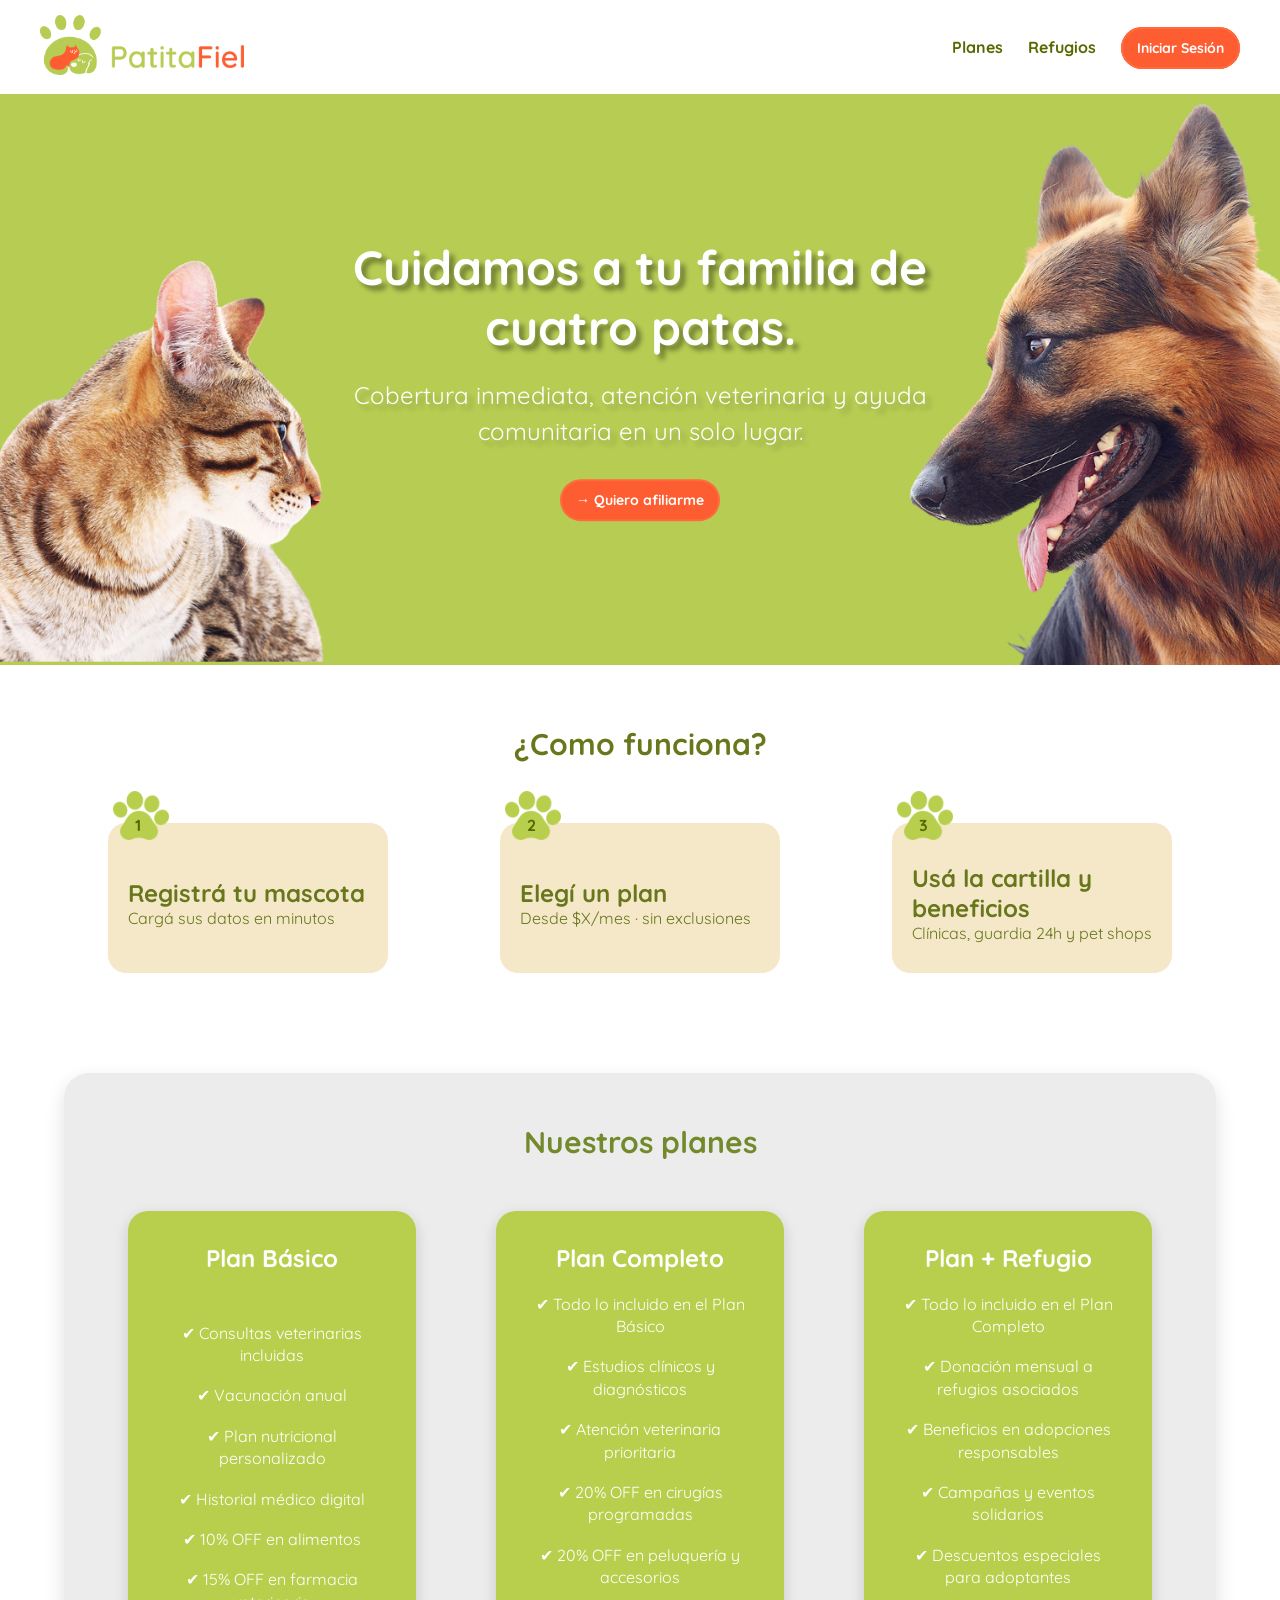
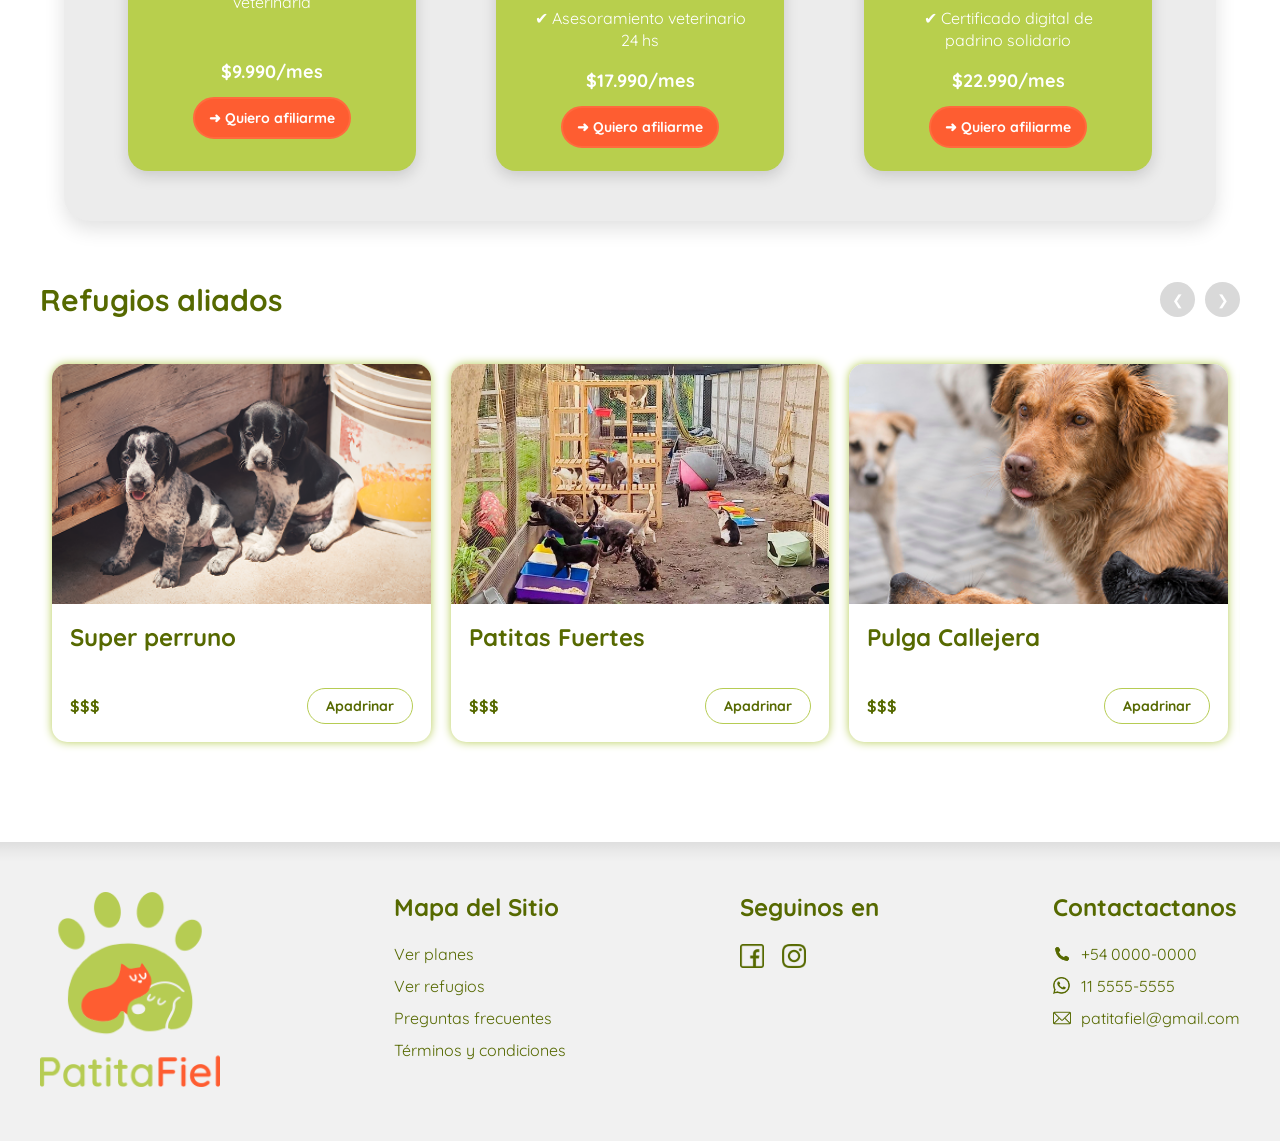
<file: index.html>
<!DOCTYPE html>
<html lang="es">

<head>
    <meta charset="UTF-8">
    <meta name="viewport" content="width=device-width, initial-scale=1.0">
    <title>PatitaFiel</title>
    <link rel="stylesheet" href="css/styles.css">
    <link href="https://fonts.googleapis.com/css2?family=Quicksand:wght@300;400;500;600;700&display=swap"
        rel="stylesheet">
</head>

<body id="top">

    <header>
        <div class="logo">
            <a href="index.html">
                <img src="img/logo/logo-header.png" alt="PatitaFiel">
            </a>
        </div>

        <nav>
            <ul class="seccion-header">
                <li><a href="#planes">Planes</a></li>
                <li><a href="#refugios">Refugios</a></li>
                <li><a href="/pages/iniciar-sesion.html" class="btn-login">Iniciar Sesión</a></li>
            </ul>
        </nav>
    </header>

    <section class="hero">

        <img src="img/fondo-header/Group 39.png" alt="Mascotas" class="hero-img">

        <div class="hero-contenido">
            <h1>
                Cuidamos a tu familia de cuatro patas.
            </h1>

            <p>
                Cobertura inmediata, atención veterinaria y ayuda comunitaria en un solo lugar.
            </p>
            <a href="/pages/iniciar-sesion.html">
                <button class="btn-afiliar">
                    → Quiero afiliarme
                </button>
            </a>
        </div>

    </section>

    <section class="funciona">

        <h2>¿Como funciona?</h2>

        <div class="cards-funciona">

            <div class="paso">
                <div class="huella-contenedor">
                    <img src="img/fondo-header/huella.png" alt="Paso 1" class="huella">
                    <span class="numero">1</span>
                </div>

                <div class="card-paso">
                    <h3>Registrá tu mascota</h3>
                    <p>Cargá sus datos en minutos</p>
                </div>
            </div>

            <div class="paso">
                <div class="huella-contenedor">
                    <img src="img/fondo-header/huella.png" alt="Paso 2" class="huella">
                    <span class="numero">2</span>
                </div>

                <div class="card-paso">
                    <h3>Elegí un plan</h3>
                    <p>Desde $X/mes · sin exclusiones</p>
                </div>
            </div>

            <div class="paso">
                <div class="huella-contenedor">
                    <img src="img/fondo-header/huella.png" alt="Paso 3" class="huella">
                    <span class="numero">3</span>
                </div>

                <div class="card-paso">
                    <h3>Usá la cartilla y beneficios</h3>
                    <p>Clínicas, guardia 24h y pet shops</p>
                </div>
            </div>

        </div>

    </section>

    <section class="planes" id="planes">

        <h2>Nuestros planes</h2>

        <div class="contenedor-planes">

            <div class="plan">
                <h3>Plan Básico</h3>

                <ul>
                    <li>✔ Consultas veterinarias incluidas</li>
                    <li>✔ Vacunación anual</li>
                    <li>✔ Plan nutricional personalizado</li>
                    <li>✔ Historial médico digital</li>
                    <li>✔ 10% OFF en alimentos</li>
                    <li>✔ 15% OFF en farmacia veterinaria</li>
                </ul>
                <div>
                    <p class="precio">$9.990/mes</p>
                    <a href="/pages/iniciar-sesion.html">
                        <button>➜ Quiero afiliarme</button>
                    </a>
                </div>
            </div>

            <div class="plan">
                <h3>Plan Completo</h3>

                <ul>
                    <li>✔ Todo lo incluido en el Plan Básico</li>
                    <li>✔ Estudios clínicos y diagnósticos</li>
                    <li>✔ Atención veterinaria prioritaria</li>
                    <li>✔ 20% OFF en cirugías programadas</li>
                    <li>✔ 20% OFF en peluquería y accesorios</li>
                    <li>✔ Asesoramiento veterinario 24 hs</li>
                </ul>
                <div>
                    <p class="precio">$17.990/mes</p>
                    <a href="/pages/iniciar-sesion.html">
                        <button>➜ Quiero afiliarme</button>
                    </a>
                </div>
            </div>

            <div class="plan">
                <h3>Plan + Refugio</h3>

                <ul>
                    <li>✔ Todo lo incluido en el Plan Completo</li>
                    <li>✔ Donación mensual a refugios asociados</li>
                    <li>✔ Beneficios en adopciones responsables</li>
                    <li>✔ Campañas y eventos solidarios</li>
                    <li>✔ Descuentos especiales para adoptantes</li>
                    <li>✔ Certificado digital de padrino solidario</li>
                </ul>
                <div>
                    <p class="precio">$22.990/mes</p>
                    <a href="/pages/iniciar-sesion.html">
                        <button>➜ Quiero afiliarme</button>
                    </a>
                </div>
            </div>

        </div>

    </section>
    <section class="refugios" id="refugios">

        <div class="encabezado-refugios">

            <h2>Refugios aliados</h2>

            <div class="flechas">
                <button id="btn-prev">❮</button>
                <button id="btn-next">❯</button>
            </div>

        </div>

        <div class="carousel-container">

            <div class="carousel-track">

                <div class="refugio-card">
                    <div class="card-content">
                        <img src="img/refugios/closeup-two-cute-auvergne-pointer-puppies 1.png" alt="Refugio">
                        <h4>Super perruno</h4>

                        <div class="info">
                            <span>$$$</span>
                            <a href="/pages/iniciar-sesion.html">
                                <button>Apadrinar</button>
                            </a>
                        </div>
                    </div>

                </div>

                <div class="refugio-card">
                    <div class="card-content"><img src="img/refugios/1689946867727.webp" alt="Refugio">
                        <h4>Patitas Fuertes</h4>

                        <div class="info">
                            <span>$$$</span>
                            <a href="/pages/iniciar-sesion.html">
                                <button>Apadrinar</button>
                            </a>
                        </div>
                    </div>
                </div>

                <div class="refugio-card">
                    <div class="card-content">
                        <img src="img/refugios/lots-cute-rescue-dogs-shelter-waiting-be-adopted 1.png" alt="Refugio">
                        <h4>Pulga Callejera</h4>

                        <div class="info">
                            <span>$$$</span>
                            <a href="/pages/iniciar-sesion.html">
                                <button>Apadrinar</button>
                            </a>
                        </div>
                    </div>

                </div>

                <div class="refugio-card">
                    <div class="card-content">
                        <img src="img/refugios/smiley-woman-playing-with-dog-up-adoption 1.png" alt="Refugio">
                        <h4>Amor animal</h4>

                        <div class="info">
                            <span>$$$</span>
                            <a href="/pages/iniciar-sesion.html">
                                <button>Apadrinar</button>
                            </a>
                        </div>
                    </div>
                </div>

                <div class="refugio-card">
                    <div class="card-content">
                        <img src="img/refugios/smiley-woman-spending-time-with-cute-rescue-dogs-shelter 1.png"
                            alt="Refugio">
                        <h4>Colitas al rescate</h4>

                        <div class="info">
                            <span>$$$</span>
                            <a href="/pages/iniciar-sesion.html">
                                <button>Apadrinar</button>
                            </a>
                        </div>
                    </div>

                </div>
            </div>

        </div>

    </section>

    <footer class="footer">

        <div class="footer-container">

            <div class="footer-logo">
                <a href="#top">
                    <img src="img/logo/logo-footer.png" alt="PatitaFiel">
                </a>
            </div>

            <div class="footer-col">
                <h4>Mapa del Sitio</h4>

                <a href="#planes">Ver planes</a>
                <a href="#refugios">Ver refugios</a>
                <a href="#preguntas">Preguntas frecuentes</a>
                <a href="#terminos">Términos y condiciones</a>
            </div>

            <div class="footer-col">
                <h4>Seguinos en</h4>

                <div class="redes">

                    <a href="https://www.facebook.com/?locale=es_LA">
                        <img src="img/iconos/facebook.png" alt="Facebook">
                    </a>

                    <a href="https://www.instagram.com/">
                        <img src="img/iconos/instagram.png" alt="Instagram">
                    </a>

                </div>
            </div>

            <div class="footer-col">
                <h4>Contactactanos</h4>

                <div class="contacto-item">
                    <img src="img/iconos/llamar.png" alt="Teléfono">
                    <span>+54 0000-0000</span>
                </div>

                <div class="contacto-item">
                    <img src="img/iconos/whatsapp.png" alt="Celular">
                    <span>11 5555-5555</span>
                </div>

                <div class="contacto-item">
                    <img src="img/iconos/correo-electronico.png" alt="Correo">
                    <span>patitafiel@gmail.com</span>
                </div>

            </div>

        </div>

    </footer>

    <script src="js/script.js"></script>
</body>
</body>

</html>
</file>
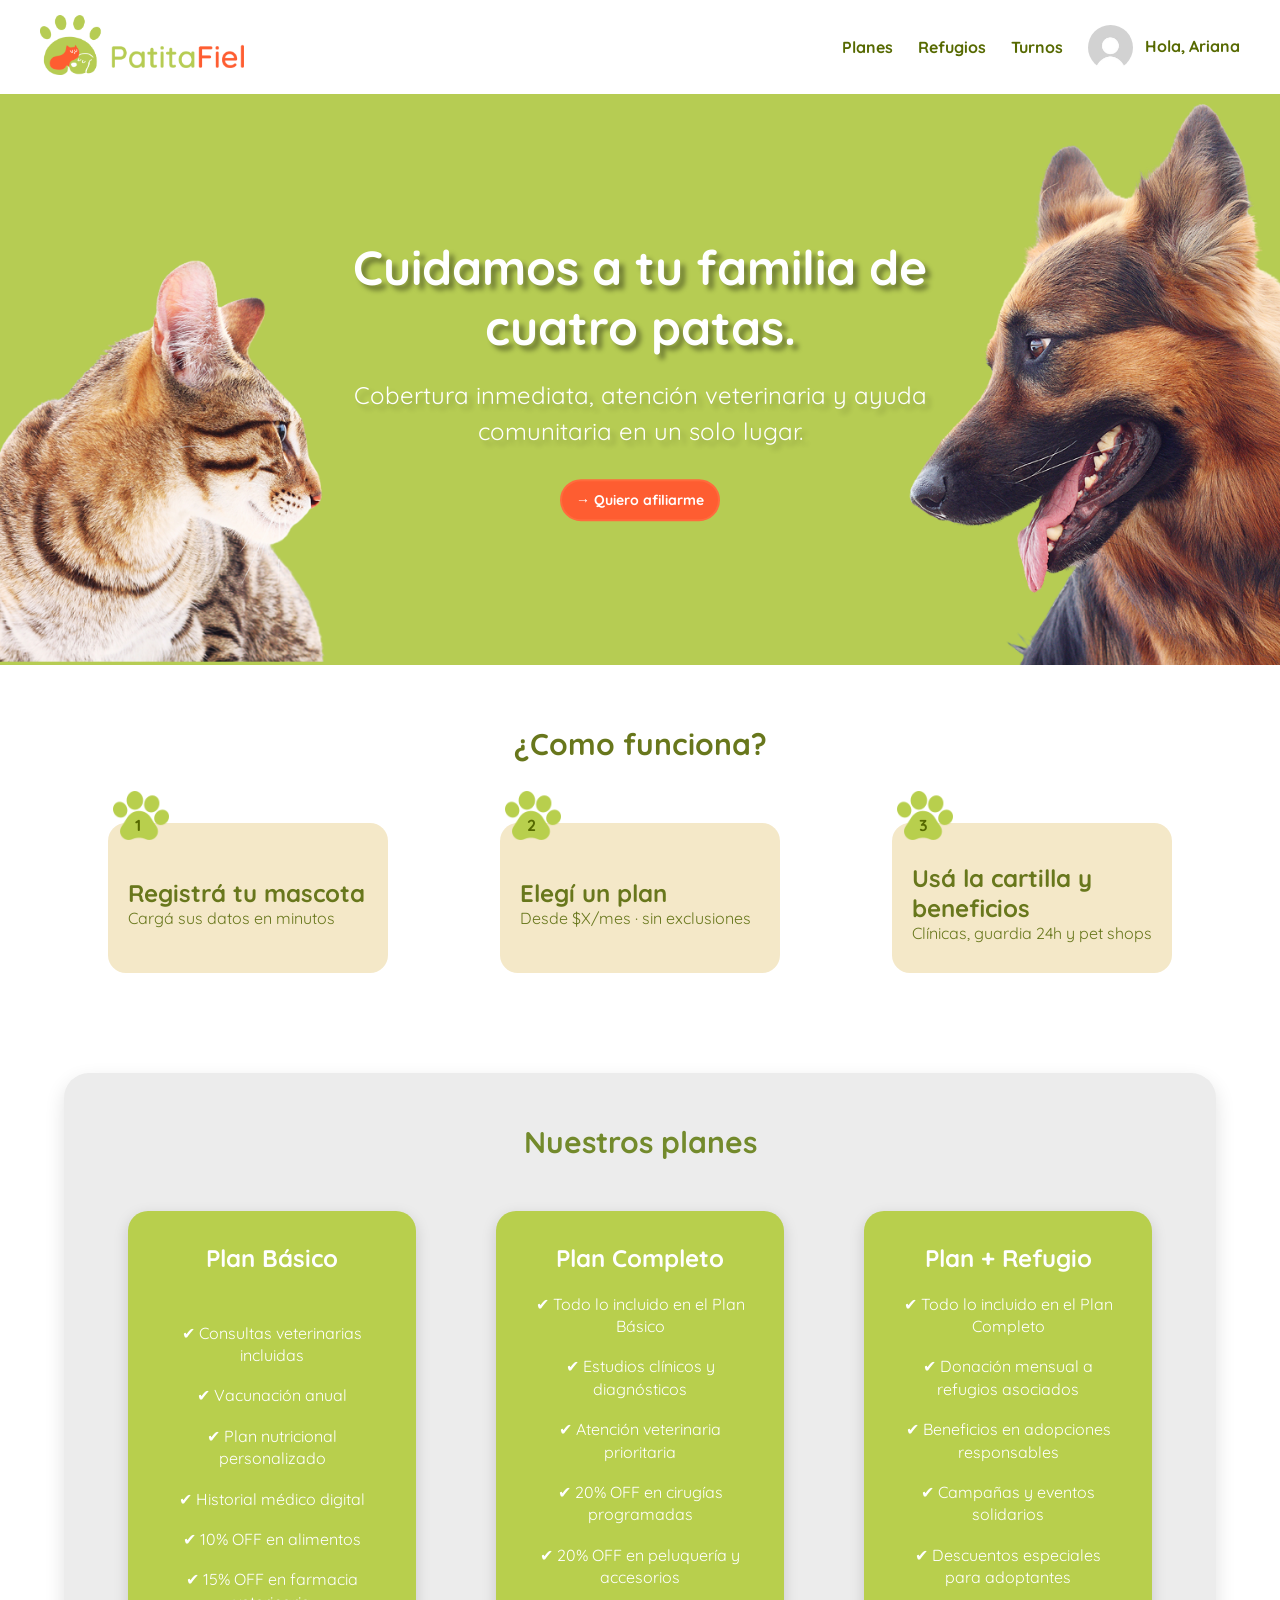
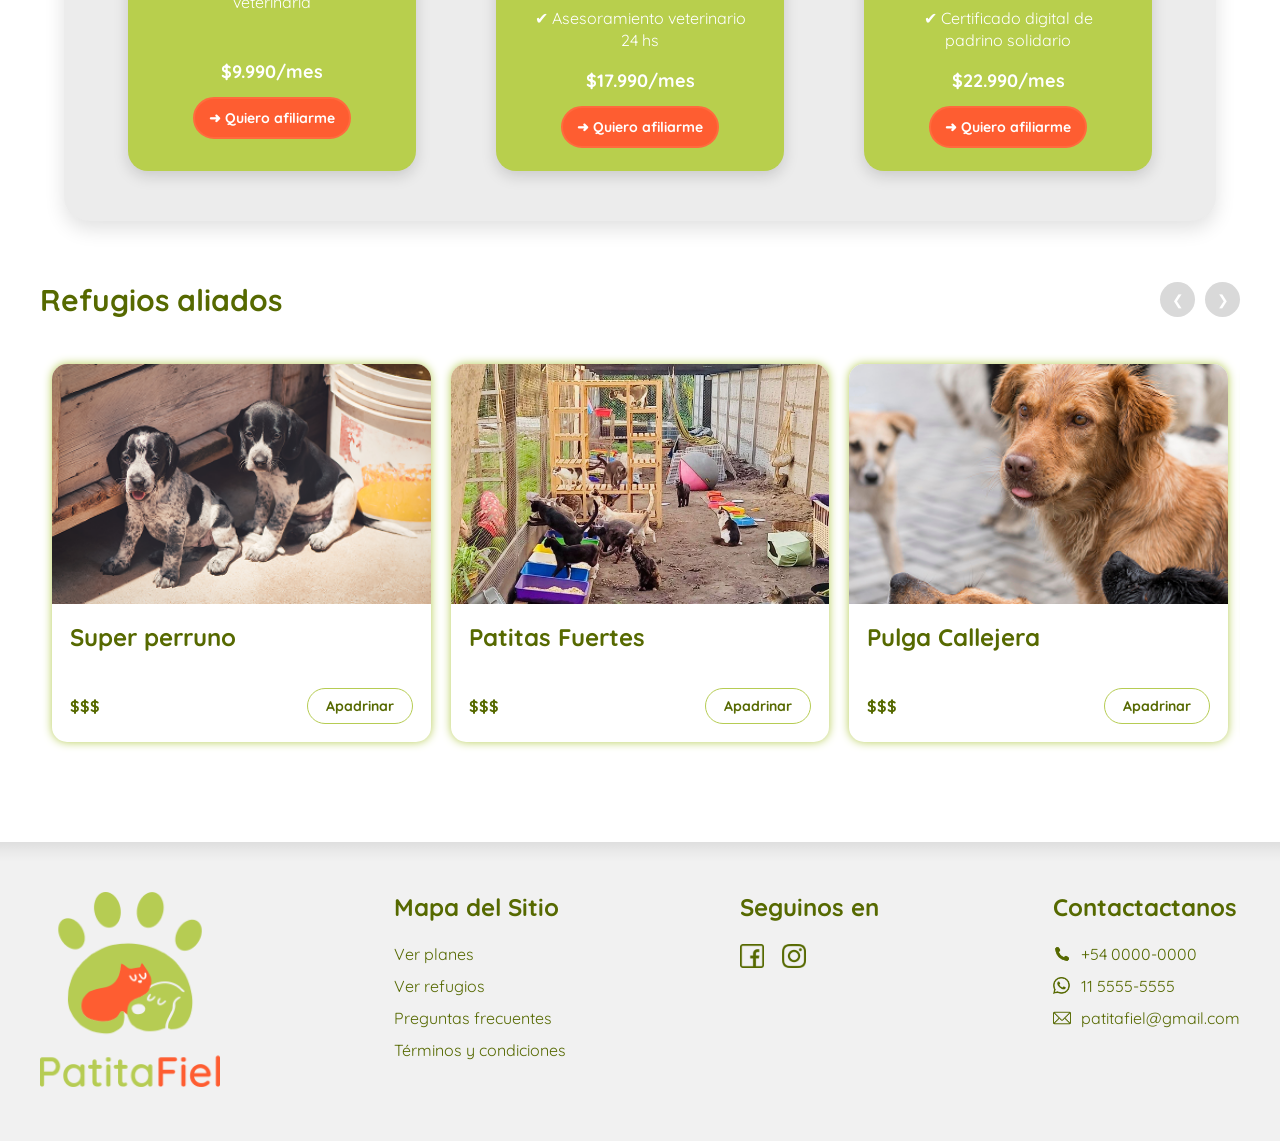
<file: pages/home-logeado.html>
<!DOCTYPE html>
<html lang="es">

<head>
    <meta charset="UTF-8">
    <meta name="viewport" content="width=device-width, initial-scale=1.0">
    <title>PatitaFiel</title>
    <link rel="stylesheet" href="/css/home-logeado.css">
    <link rel="stylesheet" href="https://cdnjs.cloudflare.com/ajax/libs/font-awesome/6.4.0/css/all.min.css">
    <link href="https://fonts.googleapis.com/css2?family=Quicksand:wght@300;400;500;600;700&display=swap"
        rel="stylesheet">
</head>

<body id="top">

    <header>
        <div class="logo">
            <a href="index.html">
                <img src="/img/logo/logo-header.png" alt="PatitaFiel">
            </a>
        </div>

        <nav>
            <ul class="seccion-header">
                <li><a href="#planes">Planes</a></li>
                <li><a href="#refugios">Refugios</a></li>
                <li><a href="/pages/cartilla.html">Turnos</a></li>
                <div class="usuario-header">

                    <img src="/img/usuario/usuario.jpg" alt="Usuario">
                    <a href="/pages/panel-personal.html">
                        <div class="datos-usuario">
                            <span>Hola, Ariana</span>
                        </div>
                    </a>

                </div>
            </ul>
        </nav>
    </header>

    <section class="hero">

        <img src="/img/fondo-header/Group 39.png" alt="Mascotas" class="hero-img">

        <div class="hero-contenido">
            <h1>
                Cuidamos a tu familia de cuatro patas.
            </h1>

            <p>
                Cobertura inmediata, atención veterinaria y ayuda comunitaria en un solo lugar.
            </p>

            <a href="/pages/pagoDeFactura.html">
                <button class="btn-afiliar">
                    → Quiero afiliarme
                </button>
            </a>
        </div>

    </section>

    <section class="funciona">

        <h2>¿Como funciona?</h2>

        <div class="cards-funciona">

            <div class="paso">
                <div class="huella-contenedor">
                    <img src="/img/fondo-header/huella.png" alt="Paso 1" class="huella">
                    <span class="numero">1</span>
                </div>

                <div class="card-paso">
                    <h3>Registrá tu mascota</h3>
                    <p>Cargá sus datos en minutos</p>
                </div>
            </div>

            <div class="paso">
                <div class="huella-contenedor">
                    <img src="/img/fondo-header/huella.png" alt="Paso 2" class="huella">
                    <span class="numero">2</span>
                </div>

                <div class="card-paso">
                    <h3>Elegí un plan</h3>
                    <p>Desde $X/mes · sin exclusiones</p>
                </div>
            </div>

            <div class="paso">
                <div class="huella-contenedor">
                    <img src="/img/fondo-header/huella.png" alt="Paso 3" class="huella">
                    <span class="numero">3</span>
                </div>

                <div class="card-paso">
                    <h3>Usá la cartilla y beneficios</h3>
                    <p>Clínicas, guardia 24h y pet shops</p>
                </div>
            </div>

        </div>

    </section>

    <section class="planes" id="planes">

        <h2>Nuestros planes</h2>

        <div class="contenedor-planes">

            <div class="plan">
                <h3>Plan Básico</h3>

                <ul>
                    <li>✔ Consultas veterinarias incluidas</li>
                    <li>✔ Vacunación anual</li>
                    <li>✔ Plan nutricional personalizado</li>
                    <li>✔ Historial médico digital</li>
                    <li>✔ 10% OFF en alimentos</li>
                    <li>✔ 15% OFF en farmacia veterinaria</li>
                </ul>
                <div>
                    <p class="precio">$9.990/mes</p>
                    <a href="/pages/pagoDeFactura.html">
                        <button>➜ Quiero afiliarme</button>
                    </a>
                </div>
            </div>

            <div class="plan">
                <h3>Plan Completo</h3>

                <ul>
                    <li>✔ Todo lo incluido en el Plan Básico</li>
                    <li>✔ Estudios clínicos y diagnósticos</li>
                    <li>✔ Atención veterinaria prioritaria</li>
                    <li>✔ 20% OFF en cirugías programadas</li>
                    <li>✔ 20% OFF en peluquería y accesorios</li>
                    <li>✔ Asesoramiento veterinario 24 hs</li>
                </ul>
                <div>
                    <p class="precio">$17.990/mes</p>
                    <a href="/pages/pagoDeFactura.html">
                        <button>➜ Quiero afiliarme</button>
                    </a>
                </div>
            </div>

            <div class="plan">
                <h3>Plan + Refugio</h3>

                <ul>
                    <li>✔ Todo lo incluido en el Plan Completo</li>
                    <li>✔ Donación mensual a refugios asociados</li>
                    <li>✔ Beneficios en adopciones responsables</li>
                    <li>✔ Campañas y eventos solidarios</li>
                    <li>✔ Descuentos especiales para adoptantes</li>
                    <li>✔ Certificado digital de padrino solidario</li>
                </ul>
                <div>
                    <p class="precio">$22.990/mes</p>
                    <a href="/pages/pagoDeFactura.html">
                        <button>➜ Quiero afiliarme</button>
                    </a>
                </div>
            </div>

        </div>

    </section>
    <section class="refugios" id="refugios">

        <div class="encabezado-refugios">

            <h2>Refugios aliados</h2>

            <div class="flechas">
                <button id="btn-prev">❮</button>
                <button id="btn-next">❯</button>
            </div>

        </div>

        <div class="carousel-container">

            <div class="carousel-track">

                <div class="refugio-card">
                    <div class="card-content">
                        <img src="/img/refugios/closeup-two-cute-auvergne-pointer-puppies 1.png" alt="Refugio">
                        <h4>Super perruno</h4>

                        <div class="info">
                            <span>$$$</span>
                            <a href="/pages/pagoDeFactura.html">
                                <button>Apadrinar</button>
                            </a>
                        </div>
                    </div>

                </div>

                <div class="refugio-card">
                    <div class="card-content"><img src="/img/refugios/1689946867727.webp" alt="Refugio">
                        <h4>Patitas Fuertes</h4>

                        <div class="info">
                            <span>$$$</span>
                            <a href="/pages/pagoDeFactura.html">
                                <button>Apadrinar</button>
                            </a>
                        </div>
                    </div>
                </div>

                <div class="refugio-card">
                    <div class="card-content">
                        <img src="/img/refugios/lots-cute-rescue-dogs-shelter-waiting-be-adopted 1.png" alt="Refugio">
                        <h4>Pulga Callejera</h4>

                        <div class="info">
                            <span>$$$</span>
                            <a href="/pages/pagoDeFactura.html">
                                <button>Apadrinar</button>
                            </a>
                        </div>
                    </div>

                </div>

                <div class="refugio-card">
                    <div class="card-content">
                        <img src="/img/refugios/smiley-woman-playing-with-dog-up-adoption 1.png" alt="Refugio">
                        <h4>Amor animal</h4>

                        <div class="info">
                            <span>$$$</span>
                            <a href="/pages/pagoDeFactura.html">
                                <button>Apadrinar</button>
                            </a>
                        </div>
                    </div>
                </div>

                <div class="refugio-card">
                    <div class="card-content">
                        <img src="/img/refugios/smiley-woman-spending-time-with-cute-rescue-dogs-shelter 1.png"
                            alt="Refugio">
                        <h4>Colitas al rescate</h4>

                        <div class="info">
                            <span>$$$</span>
                            <a href="/pages/pagoDeFactura.html">
                                <button>Apadrinar</button>
                            </a>
                        </div>
                    </div>

                </div>
            </div>

        </div>

    </section>

    <footer class="footer">

        <div class="footer-container">

            <div class="footer-logo">
                <a href="#top">
                    <img src="/img/logo/logo-footer.png" alt="PatitaFiel">
                </a>
            </div>

            <div class="footer-col">
                <h4>Mapa del Sitio</h4>

                <a href="#planes">Ver planes</a>
                <a href="#refugios">Ver refugios</a>
                <a href="#preguntas">Preguntas frecuentes</a>
                <a href="#terminos">Términos y condiciones</a>
            </div>

            <div class="footer-col">
                <h4>Seguinos en</h4>

                <div class="redes">

                    <a href="https://www.facebook.com/?locale=es_LA">
                        <img src="/img/iconos/facebook.png" alt="Facebook">
                    </a>

                    <a href="https://www.instagram.com/">
                        <img src="/img/iconos/instagram.png" alt="Instagram">
                    </a>

                </div>
            </div>

            <div class="footer-col">
                <h4>Contactactanos</h4>

                <div class="contacto-item">
                    <img src="/img/iconos/llamar.png" alt="Teléfono">
                    <span>+54 0000-0000</span>
                </div>

                <div class="contacto-item">
                    <img src="/img/iconos/whatsapp.png" alt="Celular">
                    <span>11 5555-5555</span>
                </div>

                <div class="contacto-item">
                    <img src="/img/iconos/correo-electronico.png" alt="Correo">
                    <span>patitafiel@gmail.com</span>
                </div>

            </div>

        </div>

    </footer>

    <script src="/js/script.js"></script>
</body>
</body>

</html>
</file>
<file: css/styles.css>
*{
    margin:0;
    padding:0;
    box-sizing:border-box;
    color: #68771C;
    font-family: Quicksand, sans-serif;
}

html{
    scroll-behavior:smooth;
}

body{
    background:#FFFFFF;
}

header{
    background:white;
    display:flex;
    justify-content:space-between;
    align-items:center;
    padding:15px 40px;
}

.logo img{
    height:60px;
}

nav ul{
    display:flex;
    list-style:none;
    gap:25px;
    align-items:center;
}

nav a{
    text-decoration:none;
    color:#566900;
    font-size:1em;
    font-weight: bold;
}

nav a:hover{
    color: #FF6B3D;
}

.seccion-header{
    display: flex;
}

.btn-login{
    background:#FE5D31;
    color:white;
    padding: 0.7em 1em;
    border-radius: 5em;
    font-weight: bold;
    border: 2px solid #FF6B3D;
    transition: all 0.3s ease;
}

.btn-login:hover{
    transform:translateY(-2px);
    box-shadow:0 0 15px #FF6B3D;
    color: white;

}

/* HERO */

.hero{
    position: relative;
    background-color: #B6CC53;
}

.hero-img{
    width: 100%;
    display: block;
    max-height: 37em;
    object-fit: cover;
}

.hero-contenido{
    position: absolute;
    top: 50%;
    left: 50%;
    transform: translate(-50%, -50%);
    text-align: center;
    max-width: 650px;
    width: 100%;
}

.hero-contenido h1{
    color: #FFFFFF;
    font-size: 3em;
    margin-bottom: 20px;
    text-shadow: 5px 5px 5px rgba(0,0,0,0.4);
}

.hero-contenido p{
    color: #FFFFFF;
    margin-bottom: 30px;
    line-height: 1.5;
    font-size: 1.5em;
    text-shadow: 5px 5px 5px rgba(0,0,0,0.2);
}

.btn-afiliar{
    border: none;
    cursor: pointer;    
    background: #FE5D31;
    color: white;
    padding: 0.7em 1em;
    border-radius: 5em;
    font-weight: bold;
    font-size: 1em;
    border: 2px solid #FF6B3D;
    transition: all 0.3s ease;
}

.btn-afiliar:hover{
    transform: translateY(-2px);
    box-shadow:0 0 15px #FF6B3D;
}

/* FUNCIONA */

.funciona{
    text-align:center;
    padding:60px 0;
}

.funciona h2{
    color:#68771C;
    font-size: 2em;
    margin-bottom:2em;
}

.cards-funciona{
    display: flex;
    gap: 7em;
    justify-content: center;
}

.paso{
    position:relative;
    width:280px;
}

.card-paso{
    background: #F4E8C8;
    border-radius: 18px;
    padding: 35px 20px 25px;
    text-align: left;
    display: flex;
    height: 150px;
    align-content: center;
    flex-direction: column;
    justify-content: center;
}

.huella-contenedor{
    position:absolute;
    top:-32px;
    left:5px;
}

.huella{
    width: 3.5em;
    display:block;
}

.numero{
    color: #566900;
    position: absolute;
    top: 24px;
    left: 22px;
    font-weight: 700;
    font-size: 21px
}

/* PLANES */

.planes{
    background:#ececec;
    width:90%;
    max-width:1500px;
    margin:40px auto;
    padding:50px;
    border-radius:25px;
    text-align:center;

    box-shadow:0 8px 20px rgba(0,0,0,.12);
}

.planes h2{
    color:#738a2c;
    font-size:2.2rem;
    margin-bottom:50px;
}

.contenedor-planes{
    display:flex;
    justify-content:center;
    align-items:flex-start;
    gap:80px;
    flex-wrap:wrap;
}

.plan{
    background:#b8cf4d;
    width:18em;
    height:35em;
    padding:2em;
    border-radius:20px;
    display:flex;
    flex-direction:column;
    justify-content:space-between;
    align-items:center;
    transition:all .3s ease;
    box-shadow:0 5px 15px rgba(0,0,0,.15);
}

.plan:hover{
    transform:translateY(-10px) scale(1.05);

    box-shadow:0 15px 25px rgba(0,0,0,.25);
}

.plan h3{
    color:white;
    font-size:1.8rem;
    margin-bottom:20px;
}

.plan ul{
    list-style:none;
    padding:0;
    margin:0;
}

.plan li{
    color:white;
    font-size:1.05rem;
    margin-bottom:18px;
    line-height:1.4;
}

.precio{
    color:white;
    font-size:1.5em;
    font-weight:bold;
}


.plan button{
    border: none;
    cursor: pointer;    
    background: #FE5D31;
    color: white;
    padding: 0.7em 1em;
    border-radius: 5em;
    font-weight: bold;
    font-size: 1em;
    border: 2px solid #FF6B3D;
    transition: all 0.3s ease;
    margin-top: 1em;
}

.plan button:hover{
    transform:translateY(-2px);
    box-shadow:0 0 15px #FF6B3D;
}

/* REFUGIOS */

.refugios{
    width:1200px;
    margin:60px auto;
}

.encabezado-refugios{
    display:flex;
    justify-content:space-between;
    align-items:center;
    margin-bottom:25px;
}

.encabezado-refugios h2{
    color:#566900;
    font-size:2rem;
    margin:0;
}

.flechas{
    display:flex;
    gap:10px;
}

.flechas button{
    width:35px;
    height:35px;
    border:none;
    border-radius:50%;
    cursor:pointer;
    font-size:16px;
    background:#d9d9d9;
    color:white;
    transition:all .3s ease;
}

.flechas button:hover{
    background:#FE5D31;
}

.carousel-container{
    width:100%;
    overflow:hidden;
    padding:20px 12px;
}

.carousel-track{
    display:flex;
    gap:20px;
    transition:transform .4s ease;
}

.refugio-card{
    flex:0 0 calc((100% - 40px) / 3);
    background:white;
    border-radius:15px;
    overflow:hidden;
    box-shadow:0 0px 10px #B6CC53;
    transition:transform .3s ease,box-shadow .3s ease;
}

.refugio-card:hover{
    transform:translateY(-10px);
    box-shadow:0 0px 15px #566900;
}

.refugio-card img{
    width:100%;
    height:240px;
    object-fit:cover;
    display:block;
}

.refugio-card h4{
    color:#566900;
    padding:18px;
    font-size:1.5rem;
    margin:0;
}

.info{
    display:flex;
    justify-content:space-between;
    align-items:center;
    padding:18px;
}

.info span{
    color:#566900;
    font-weight:bold;
    font-size:1.1rem;
}

.info button{
    border:1px solid #B6CC53;
    background:white;
    color:#566900;
    padding:8px 18px;
    border-radius:20px;
    cursor:pointer;
    transition:.3s ease;
    font-weight: bold;
}

.info button:hover{
    background:#B6CC53;
    color:white;
}
/* FOOTER */

.footer{
    position:relative;
    background:#F1F1F1;
    padding:50px 0;
    margin-top:80px;
}

.footer::before{
    content:"";
    position:absolute;
    top:0;
    left:0;
    width:100%;
    height:20px;

    background:linear-gradient(
        to bottom,
        rgba(0,0,0,.08),
        rgba(0,0,0,.03),
        transparent
    );
}

.footer-container{
    width:1200px;
    margin:0 auto;

    display:flex;
    justify-content:space-between;
    align-items:flex-start;
}

.footer-logo img{
    width:180px;
    height:auto;
}

.footer-col{
    display:flex;
    flex-direction:column;
    gap:12px;
}

.footer-col h4{
    color:#566900;
    font-size:1.4rem;
    margin-bottom:10px;
}

.footer-col a{
    text-decoration:none;
    color:#566900;
    font-size:1rem;
    transition:.3s;
}

.footer-col a:hover{
    color:#FE5D31;
}

.redes{
    display:flex;
    align-items:center;
    gap:18px;
}

.redes img{
    width:24px;
    height:24px;
    object-fit:contain;
    transition:.3s;
}

.redes img:hover{
    transform:scale(1.1);
}

.contacto-item{
    display:flex;
    align-items:center;
    gap:10px;
}

.contacto-item img{
    width:18px;
    height:18px;
    object-fit:contain;
}

.contacto-item span{
    color:#566900;
    font-size:1rem;
}



/*FORMULARIOS*/
/* FORMULARIO DE REGISTRO EN PÁGINAS SEPARADAS */
.formulario-afiliacion {
    background: #E5E5E5;
    padding: 60px 40px;
    border-radius: 30px;
    max-width: 1100px;
    margin: 50px auto;
    font-family: 'Quicksand', sans-serif;
    box-shadow: 0 10px 30px rgba(0,0,0,0.05);
    text-align: center;
}

.paso-indicador { font-size: 0.9rem; font-weight: bold; color: #8A8A8A; margin-bottom: 10px; }
.form-titulo { font-size: 2rem; color: #000000; margin-bottom: 10px; }
.form-subtitulo { font-size: 1rem; color: #666666; max-width: 600px; margin: 0 auto 40px auto; line-height: 1.4; }

.cards-planes-registro { display: flex; justify-content: center; gap: 30px; flex-wrap: wrap; }

.card-plan-registro {
    background: #D9D9D9;
    border-radius: 20px;
    width: 240px;
    padding: 30px 20px;
    display: flex;
    flex-direction: column;
    align-items: center;
    justify-content: space-between;
    min-height: 350px;
}

.card-plan-registro h3 { color: #333333; font-size: 1.4rem; margin-bottom: 20px; }

/* Renglones grises del Figma */
.lineas-simuladas { display: flex; flex-direction: column; gap: 12px; width: 100%; align-items: center; margin-bottom: 30px; }
.linea { height: 12px; background: #EAEAEA; border-radius: 6px; display: block; }
.linea.larga { width: 85%; }
.linea.media { width: 70%; }
.linea.corta { width: 75%; }

/* Convertir los enlaces en botones visuales */
.btn-seleccionar-plan, .btn-volver, .btn-siguiente {
    display: inline-block;
    text-decoration: none;
    padding: 12px 24px;
    border-radius: 20px;
    font-weight: bold;
    font-family: 'Quicksand', sans-serif;
    font-size: 1rem;
    cursor: pointer;
    text-align: center;
    transition: all 0.3s ease;
    border: none;
}

.btn-seleccionar-plan { background: #555555; color: white; width: 100%; }
.btn-seleccionar-plan:hover { background: #333333; }

/* Grid del Formulario */
.grid-formulario { display: grid; grid-template-columns: repeat(2, 1fr); gap: 20px; text-align: left; max-width: 800px; margin: 0 auto; }
.form-group { display: flex; flex-direction: column; gap: 8px; }
.form-group label { font-weight: bold; color: #333333; font-size: 0.95rem; }
.form-group input, .form-group select { padding: 12px; border: 1px solid #CCCCCC; border-radius: 10px; font-family: 'Quicksand', sans-serif; font-size: 1rem; background: #FFFFFF; outline: none; }

/* Fila especial para Tipo + Número Documento */
.row-flex { flex-direction: row; gap: 10px; }
.w-30 { width: 30%; display: flex; flex-direction: column; gap: 8px; }
.w-70 { width: 70%; display: flex; flex-direction: column; gap: 8px; }
.w-30 select, .w-70 input { width: 100%; }

/* Acciones */
.form-acciones { grid-column: span 2; display: flex; justify-content: space-between; margin-top: 30px; }
.btn-volver { background: #D9D9D9; color: #555555; }
.btn-volver:hover { background: #CCCCCC; }
.btn-siguiente { background: #555555; color: white; }
.btn-siguiente:hover { background: #333333; }


/*FORMULARIO 2*/
/* Contenedor principal blanco con bordes redondeados */
.form-container {
    background-color: #ffffff;
    border-radius: 24px;
    padding: 40px;
    max-width: 800px;
    margin: 40px auto;
    font-family: 'Quicksand', sans-serif;
    text-align: center;
}

/* Grilla para los inputs (2 columnas iguales) */
.form-grid {
    display: grid;
    grid-template-columns: 1fr 1fr;
    gap: 20px;
    text-align: left;
    margin-top: 30px;
}

/* Grupos de inputs individuales */
.form-group {
    display: flex;
    flex-direction: column;
    gap: 8px;
}

.form-group label {
    font-weight: 600;
    font-size: 14px;
}

.form-group input, .form-group select {
    padding: 12px;
    border: 1px solid #e0e0e0;
    border-radius: 8px;
    font-size: 14px;
}

/* Fila especial para Documento + Número en la misma línea */
.row-group {
    display: flex;
    flex-direction: row;
    gap: 10px;
}
.sub-group {
    display: flex;
    flex-direction: column;
    gap: 8px;
}
.num-doc {
    flex-grow: 1; /* Hace que el campo del número ocupe el resto del espacio */
}

/* Contenedor de Botones abajo */
.form-buttons {
    display: flex;
    justify-content: space-between;
    margin-top: 40px;
    gap: 20px;
}

.btn-primary, .btn-secondary {
    padding: 14px 28px;
    border-radius: 20px;
    border: none;
    font-weight: bold;
    cursor: pointer;
    flex: 1; /* Para que midan lo mismo */
    max-width: 250px;
}

/* Colores de botones según tu mockup */
.btn-secondary {
    background-color: #c4c4c4;
    color: #ffffff;
}

.btn-primary {
    background-color: #707070;
    color: #ffffff;
}

/* ESCALA TIPOGRAFICA GENERAL */
h1,
h2 {
    font-size: 30px !important;
}

h3,
h4 {
    font-size: 24px !important;
}

p,
li,
a,
span,
label,
input,
select,
textarea,
strong,
small {
    font-size: 16px !important;
}

button,
.btn-login,
.btn-afiliar,
.btn-primary,
.btn-secondary,
.btn-seleccionar-plan,
.btn-volver,
.btn-siguiente,
.info button,
.plan button {
    font-size: 14px !important;
}

.hero-contenido h1 {
    font-size: 3em !important;
}

.hero-contenido p {
    font-size: 1.5em !important;
}

.cerrar,
.cerrar-modal,
.cerrarDonaciones {
    font-size: 30px !important;
}

.precio {
    font-size: 18px !important;
}
</file>
<file: css/home-logeado.css>
*{
    margin:0;
    padding:0;
    box-sizing:border-box;
    color: #68771C;
    font-family: Quicksand, sans-serif;
}

html{
    scroll-behavior:smooth;
}

body{
    background:#FFFFFF;
}

header{
    background:white;
    display:flex;
    justify-content:space-between;
    align-items:center;
    padding:15px 40px;
}

.logo img{
    height:60px;
}

nav ul{
    display:flex;
    list-style:none;
    gap:25px;
    align-items:center;
}

nav a{
    text-decoration:none;
    color:#566900;
    font-size:1em;
    font-weight: bold;
}

nav a:hover{
    color: #FF6B3D;
}

.seccion-header{
    display: flex;
}

.usuario-header{
    display:flex;
    align-items:center;
    gap:12px;
    cursor:pointer;
    transition:.3s;
}

.usuario-header i{
    font-size:38px;
    color:#566900;
}

.usuario-header img{
    width:45px;
    height:45px;
    border-radius:50%;
    object-fit:cover;
}

.datos-usuario{
    display:flex;
    flex-direction:column;
    line-height:1.2;
    
}

.datos-usuario span{
    color:#566900;
    font-weight:600;
    font-weight: bold;
}

.datos-usuario span:hover{
    color: #FF6B3D;
}

/* HERO */

.hero{
    position: relative;
    background-color: #B6CC53;
}

.hero-img{
    width: 100%;
    display: block;
    max-height: 37em;
    object-fit: cover;
}

.hero-contenido{
    position: absolute;
    top: 50%;
    left: 50%;
    transform: translate(-50%, -50%);
    text-align: center;
    max-width: 650px;
    width: 100%;
}

.hero-contenido h1{
    color: #FFFFFF;
    font-size: 3em;
    margin-bottom: 20px;
    text-shadow: 5px 5px 5px rgba(0,0,0,0.4);
}

.hero-contenido p{
    color: #FFFFFF;
    margin-bottom: 30px;
    line-height: 1.5;
    font-size: 1.5em;
    text-shadow: 5px 5px 5px rgba(0,0,0,0.2);
}

.btn-afiliar{
    border: none;
    cursor: pointer;    
    background: #FE5D31;
    color: white;
    padding: 0.7em 1em;
    border-radius: 5em;
    font-weight: bold;
    font-size: 1em;
    border: 2px solid #FF6B3D;
    transition: all 0.3s ease;
}

.btn-afiliar:hover{
    transform: translateY(-2px);
    box-shadow:0 0 15px #FF6B3D;
}

/* FUNCIONA */

.funciona{
    text-align:center;
    padding:60px 0;
}

.funciona h2{
    color:#68771C;
    font-size: 2em;
    margin-bottom:2em;
}

.cards-funciona{
    display: flex;
    gap: 7em;
    justify-content: center;
}

.paso{
    position:relative;
    width:280px;
}

.card-paso{
    background: #F4E8C8;
    border-radius: 18px;
    padding: 35px 20px 25px;
    text-align: left;
    display: flex;
    height: 150px;
    align-content: center;
    flex-direction: column;
    justify-content: center;
}

.huella-contenedor{
    position:absolute;
    top:-32px;
    left:5px;
}

.huella{
    width: 3.5em;
    display:block;
}

.numero{
    color: #566900;
    position: absolute;
    top: 24px;
    left: 22px;
    font-weight: 700;
    font-size: 21px
}

/* PLANES */

.planes{
    background:#ececec;
    width:90%;
    max-width:1500px;
    margin:40px auto;
    padding:50px;
    border-radius:25px;
    text-align:center;

    box-shadow:0 8px 20px rgba(0,0,0,.12);
}

.planes h2{
    color:#738a2c;
    font-size:2.2rem;
    margin-bottom:50px;
}

.contenedor-planes{
    display:flex;
    justify-content:center;
    align-items:flex-start;
    gap:80px;
    flex-wrap:wrap;
}

.plan{
    background:#b8cf4d;
    width:18em;
    height:35em;
    padding:2em;
    border-radius:20px;
    display:flex;
    flex-direction:column;
    justify-content:space-between;
    align-items:center;
    transition:all .3s ease;
    box-shadow:0 5px 15px rgba(0,0,0,.15);
}

.plan:hover{
    transform:translateY(-10px) scale(1.05);

    box-shadow:0 15px 25px rgba(0,0,0,.25);
}

.plan h3{
    color:white;
    font-size:1.8rem;
    margin-bottom:20px;
}

.plan ul{
    list-style:none;
    padding:0;
    margin:0;
}

.plan li{
    color:white;
    font-size:1.05rem;
    margin-bottom:18px;
    line-height:1.4;
}

.precio{
    color:white;
    font-size:1.5em;
    font-weight:bold;
}


.plan button{
    border: none;
    cursor: pointer;    
    background: #FE5D31;
    color: white;
    padding: 0.7em 1em;
    border-radius: 5em;
    font-weight: bold;
    font-size: 1em;
    border: 2px solid #FF6B3D;
    transition: all 0.3s ease;
    margin-top: 1em;
}

.plan button:hover{
    transform:translateY(-2px);
    box-shadow:0 0 15px #FF6B3D;
}

/* REFUGIOS */

.refugios{
    width:1200px;
    margin:60px auto;
}

.encabezado-refugios{
    display:flex;
    justify-content:space-between;
    align-items:center;
    margin-bottom:25px;
}

.encabezado-refugios h2{
    color:#566900;
    font-size:2rem;
    margin:0;
}

.flechas{
    display:flex;
    gap:10px;
}

.flechas button{
    width:35px;
    height:35px;
    border:none;
    border-radius:50%;
    cursor:pointer;
    font-size:16px;
    background:#d9d9d9;
    color:white;
    transition:all .3s ease;
}

.flechas button:hover{
    background:#FE5D31;
}

.carousel-container{
    width:100%;
    overflow:hidden;
    padding:20px 12px;
}

.carousel-track{
    display:flex;
    gap:20px;
    transition:transform .4s ease;
}

.refugio-card{
    flex:0 0 calc((100% - 40px) / 3);
    background:white;
    border-radius:15px;
    overflow:hidden;
    box-shadow:0 0px 10px #B6CC53;
    transition:transform .3s ease,box-shadow .3s ease;
}

.refugio-card:hover{
    transform:translateY(-10px);
    box-shadow:0 0px 15px #566900;
}

.refugio-card img{
    width:100%;
    height:240px;
    object-fit:cover;
    display:block;
}

.refugio-card h4{
    color:#566900;
    padding:18px;
    font-size:1.5rem;
    margin:0;
}

.info{
    display:flex;
    justify-content:space-between;
    align-items:center;
    padding:18px;
}

.info span{
    color:#566900;
    font-weight:bold;
    font-size:1.1rem;
}

.info button{
    border:1px solid #B6CC53;
    background:white;
    color:#566900;
    padding:8px 18px;
    border-radius:20px;
    cursor:pointer;
    transition:.3s ease;
    font-weight: bold;
}

.info button:hover{
    background:#B6CC53;
    color:white;
}
/* FOOTER */

.footer{
    position:relative;
    background:#F1F1F1;
    padding:50px 0;
    margin-top:80px;
}

.footer::before{
    content:"";
    position:absolute;
    top:0;
    left:0;
    width:100%;
    height:20px;

    background:linear-gradient(
        to bottom,
        rgba(0,0,0,.08),
        rgba(0,0,0,.03),
        transparent
    );
}

.footer-container{
    width:1200px;
    margin:0 auto;

    display:flex;
    justify-content:space-between;
    align-items:flex-start;
}

.footer-logo img{
    width:180px;
    height:auto;
}

.footer-col{
    display:flex;
    flex-direction:column;
    gap:12px;
}

.footer-col h4{
    color:#566900;
    font-size:1.4rem;
    margin-bottom:10px;
}

.footer-col a{
    text-decoration:none;
    color:#566900;
    font-size:1rem;
    transition:.3s;
}

.footer-col a:hover{
    color:#FE5D31;
}

.redes{
    display:flex;
    align-items:center;
    gap:18px;
}

.redes img{
    width:24px;
    height:24px;
    object-fit:contain;
    transition:.3s;
}

.redes img:hover{
    transform:scale(1.1);
}

.contacto-item{
    display:flex;
    align-items:center;
    gap:10px;
}

.contacto-item img{
    width:18px;
    height:18px;
    object-fit:contain;
}

.contacto-item span{
    color:#566900;
    font-size:1rem;
}

/* ESCALA TIPOGRAFICA GENERAL */
h1,
h2 {
    font-size: 30px !important;
}

h3,
h4 {
    font-size: 24px !important;
}

p,
li,
a,
span,
label,
input,
select,
textarea,
strong,
small {
    font-size: 16px !important;
}

button,
.btn-login,
.btn-afiliar,
.btn-primary,
.btn-secondary,
.info button,
.plan button {
    font-size: 14px !important;
}

.hero-contenido h1 {
    font-size: 3em !important;
}

.hero-contenido p {
    font-size: 1.5em !important;
}

.cerrar,
.cerrar-modal,
.cerrarDonaciones {
    font-size: 30px !important;
}

.precio {
    font-size: 18px !important;
}
</file>
